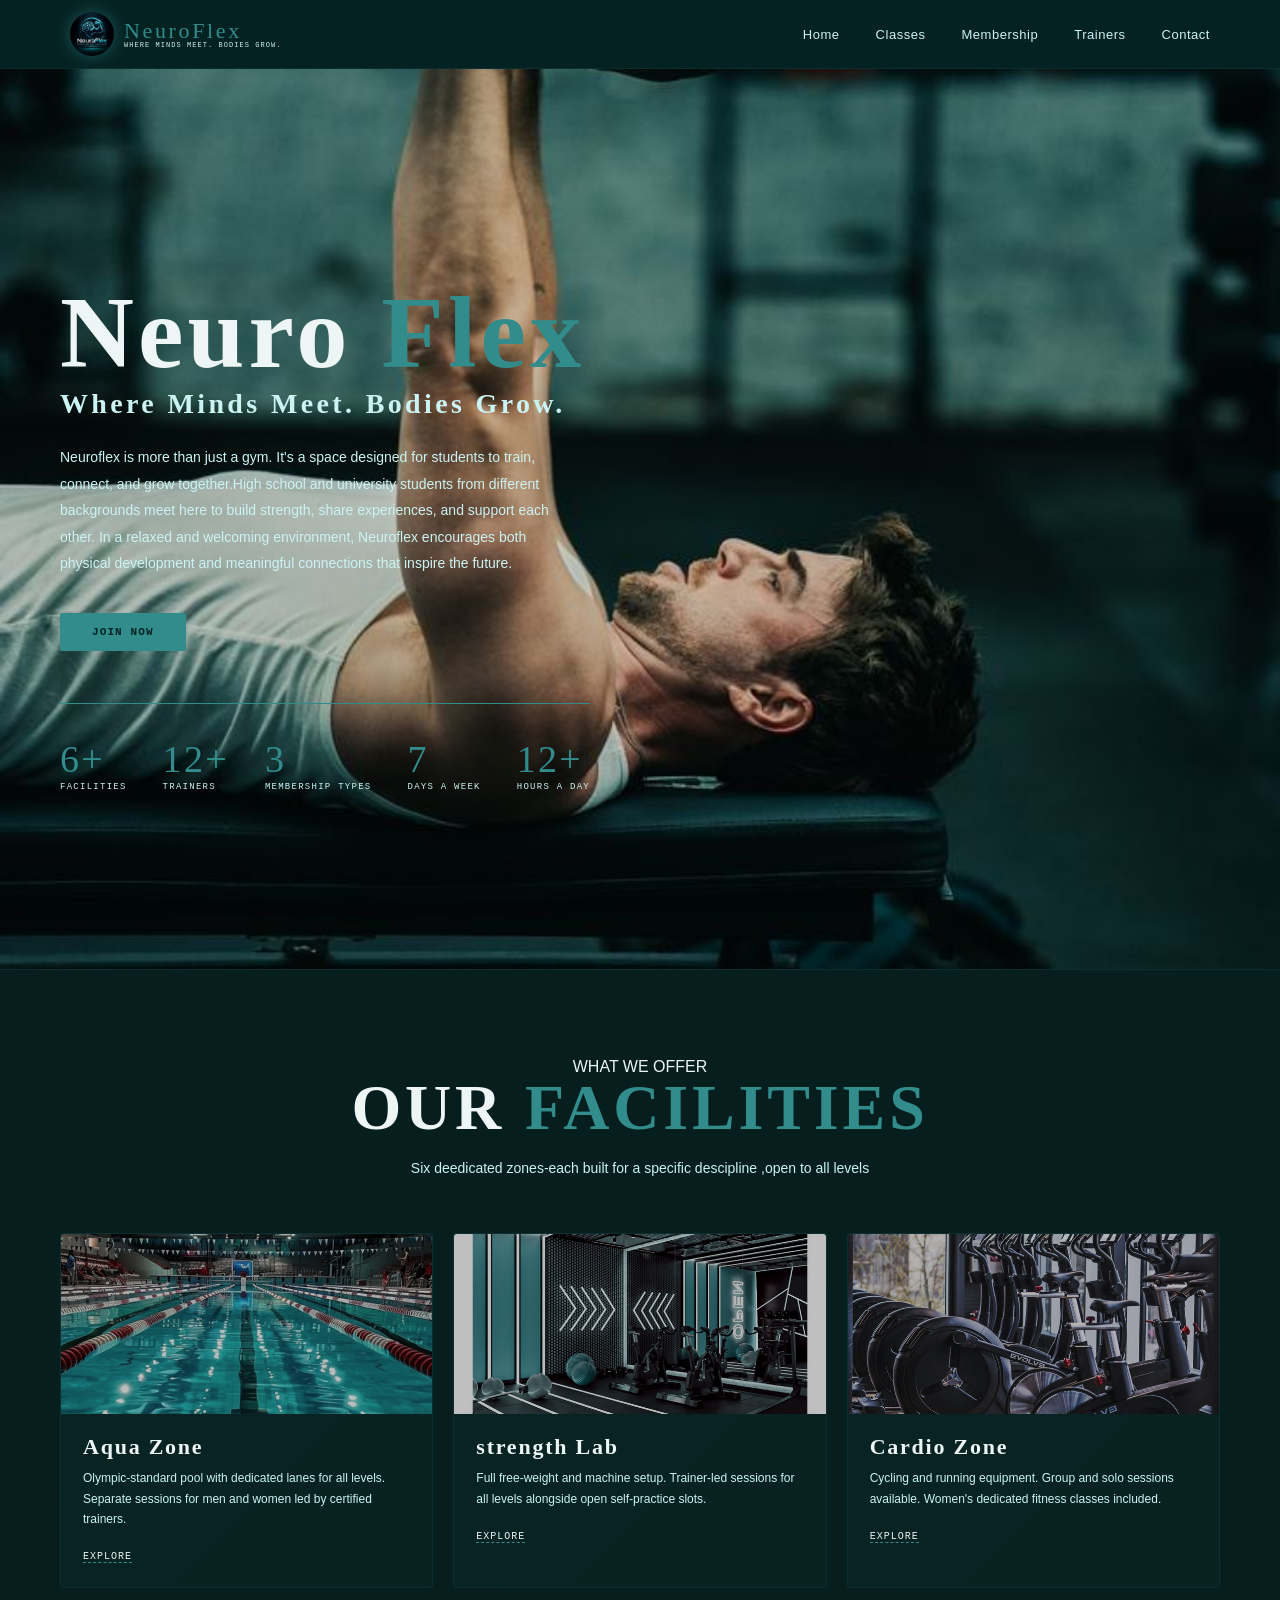
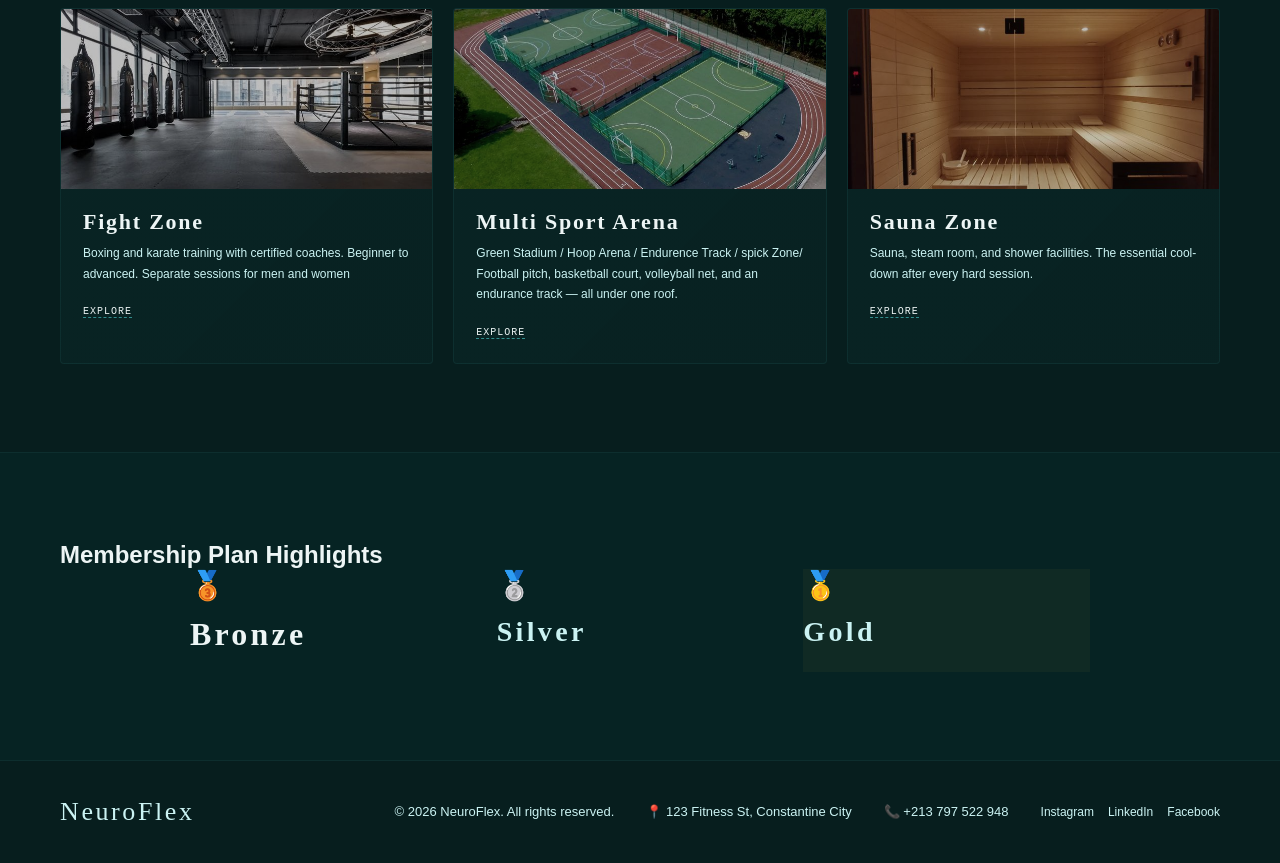
<file: index.html>
<!DOCTYPE html>
<html lang="en">
<head>
    <meta charset="UTF-8">
    <meta name="viewport" content="width=device-width, initial-scale=1.0">
    <title>NeuroFlex</title>
    <link rel="stylesheet" href="test.css">
</head>
<body>
    <header>
<nav>
        <ul> <li class="nav-logo">
            <a href="index.html" class="nav-logo">
            <img src="logo.jpg" alt="NeuroFlex">
        <div>
            <div class="nav-logo-text">NeuroFlex</div> 
            <div class="nav-logo-NF">Where Minds Meet. Bodies Grow. </div>
        </div>
    </a>
</li> 
            <li ><a href="index.html">Home</a></li>
            <li><a href="classes.html">Classes</a></li>
            <li><a href="membership.html">Membership</a></li>
            <li><a href="trainers.html">Trainers</a></li>
            <li><a href="contact.html">Contact</a></li>
        </ul>
    </nav>
     </header>
     <main>
    <section id="hero"> 
        <div class="hero-bg"></div>
        <div class="hero-inner">
        <h1>Neuro 
            <em>Flex</em>
        </h1>
        <h3>Where Minds Meet. Bodies Grow.</h3>
         <article > Neuroflex is more than just a gym. It's a space designed for students to train, connect, and grow together.High school and university students from different backgrounds meet here to build strength, share experiences, and support each other.
In a relaxed and welcoming environment, Neuroflex encourages both physical development and meaningful connections that inspire the future.</article>
   <div class="action"> 
    <a href="membership.html#register" class="btn">Join Now</a></div> 
 <div class="stat"> 
    <div> <div class="num">6+</div><div class="type">FACILITIES</div></div> 
    <div> <div class="num">12+</div><div class="type">Trainers</div></div> 
    <div> <div class="num">3</div><div class="type">Membership TYPES</div></div> 
    <div> <div class="num">7</div><div class="type">DAYS A WEEK</div></div> 
    <div> <div class="num">12+</div><div class="type">HOURS A DAY</div></div>
 </div>  
 </div>
</section> 


    <section id="showcating"> 
        <div class="section-header">
            <span class="section-eyebrow">WHAT WE OFFER</span>
        <h2 class="section-title">OUR <span>FACILITIES</span> </h2> 
    <p class="section-desc">Six deedicated zones-each built for a specific descipline ,open to all levels </p>
</div>  





<!--PLEASE DO NOT TOUCH THIS IT'S DONE -->
<div class="All">  



    <ul class="box">   
    <li><img src="pool.jfif" alt="pool" class="img"></li>    
        <li class="content"> 
        
        <h3>Aqua Zone</h3> 
            <p>Olympic-standard pool with dedicated lanes for all levels. 
        Separate sessions for men and women led by certified trainers.</p>
        <a href="classes.html#aqua" class="anchor">Explore </a> 
            </li> </ul>

        
          
 
    
        <ul class="box">  
            <li><img src="musc.jfif" alt="strength" class="img"></li>
            <li class="content">
                
        <h3>strength Lab</h3>
        <p>Full free-weight and machine setup. 
        Trainer-led sessions for all levels alongside open self-practice slots.</p>
        <a href="classes.html#strength" class="anchor">Explore</a>
        </li></ul> 



    <ul class="box"> 
        <li><img src="cardio.jfif" alt="Cardio" class="img"> </li>
    <li class="content"> 
      
        <h3>Cardio Zone</h3>
        <p>Cycling and running equipment. Group and solo sessions available. 
        Women's dedicated fitness classes included.</p>
        <a href="classes.html#cardio" class="anchor">Explore</a>
    </li></ul>

    <ul class="box">   
        <li><img src="fight.jfif" alt="Boxe" class="img"> </li>
         <li class="content"> 
           
        <h3>Fight Zone</h3>
        <p>Boxing and karate training with certified coaches. Beginner to advanced.
         Separate sessions for men and women</p>
        <a href="classes.html#fight" class="anchor">Explore </a>
        </li> </ul>

    <ul class="box">  
        <li> <img src="stadium.jfif" alt="stadium" class="img"> </li>
     <li class="content">  
        
         <h3>Multi Sport Arena</h3>
        <p>Green Stadium / Hoop Arena / Endurence Track / spick Zone/ 
        Football pitch, basketball court, volleyball net, and an endurance track — all under one roof.</p>
        <a href="classes.html#Multisport" class="anchor">Explore </a>
     </li> </ul>




    <ul class="box"> 
        <li><img src="sauna.jfif" alt="Sonna" class="img"></li>
    
<li class="content">
    <h3>Sauna Zone </h3>
        <p>Sauna, steam room, and shower facilities.
     The essential cool-down after every hard session.</p>
        <a href="classes.html#sonna" class="anchor">Explore </a>
</li> 
    </ul>
    </section>
 
<!--if u want u can do the rest from here -->





<section id="listing">
    <h2> Membership Plan Highlights </h2> 
    <div class="all-boxes">
    <div class="listing-box3 plan-bronze"> 
        <span class="plan-icon">🥉</span> 
        <h3 class="list-head">Bronze</h3> 
       
        
    </div>
    <div class="listing-box2 plan-silver"> 
        <span class="plan-icon">🥈</span> 
        <h3>Silver</h3>
    </div>
    <div class="listing-box1 plan-gold"> 
        <span class="plan-icon">🥇</span> 
        <h3>Gold</h3>
    </div> 
    </div> 
</section>
</main>
<footer>
<span class="footer-brand">NeuroFlex</span> 
<p>© 2026 NeuroFlex. All rights reserved.</p> 
<p>📍 123 Fitness St, Constantine City</p>
<p>📞 +213 797 522 948</p>
<div class="footer-links">
<a href="https://www.instagram.com/" target="_blank">Instagram</a>
<a href="https://www.linkedin.com/" target="_blank">LinkedIn</a>
<a href="https://www.facebook.com/" target="_blank">Facebook</a> 
</div> 
</footer>
</body>
</html>
</file>
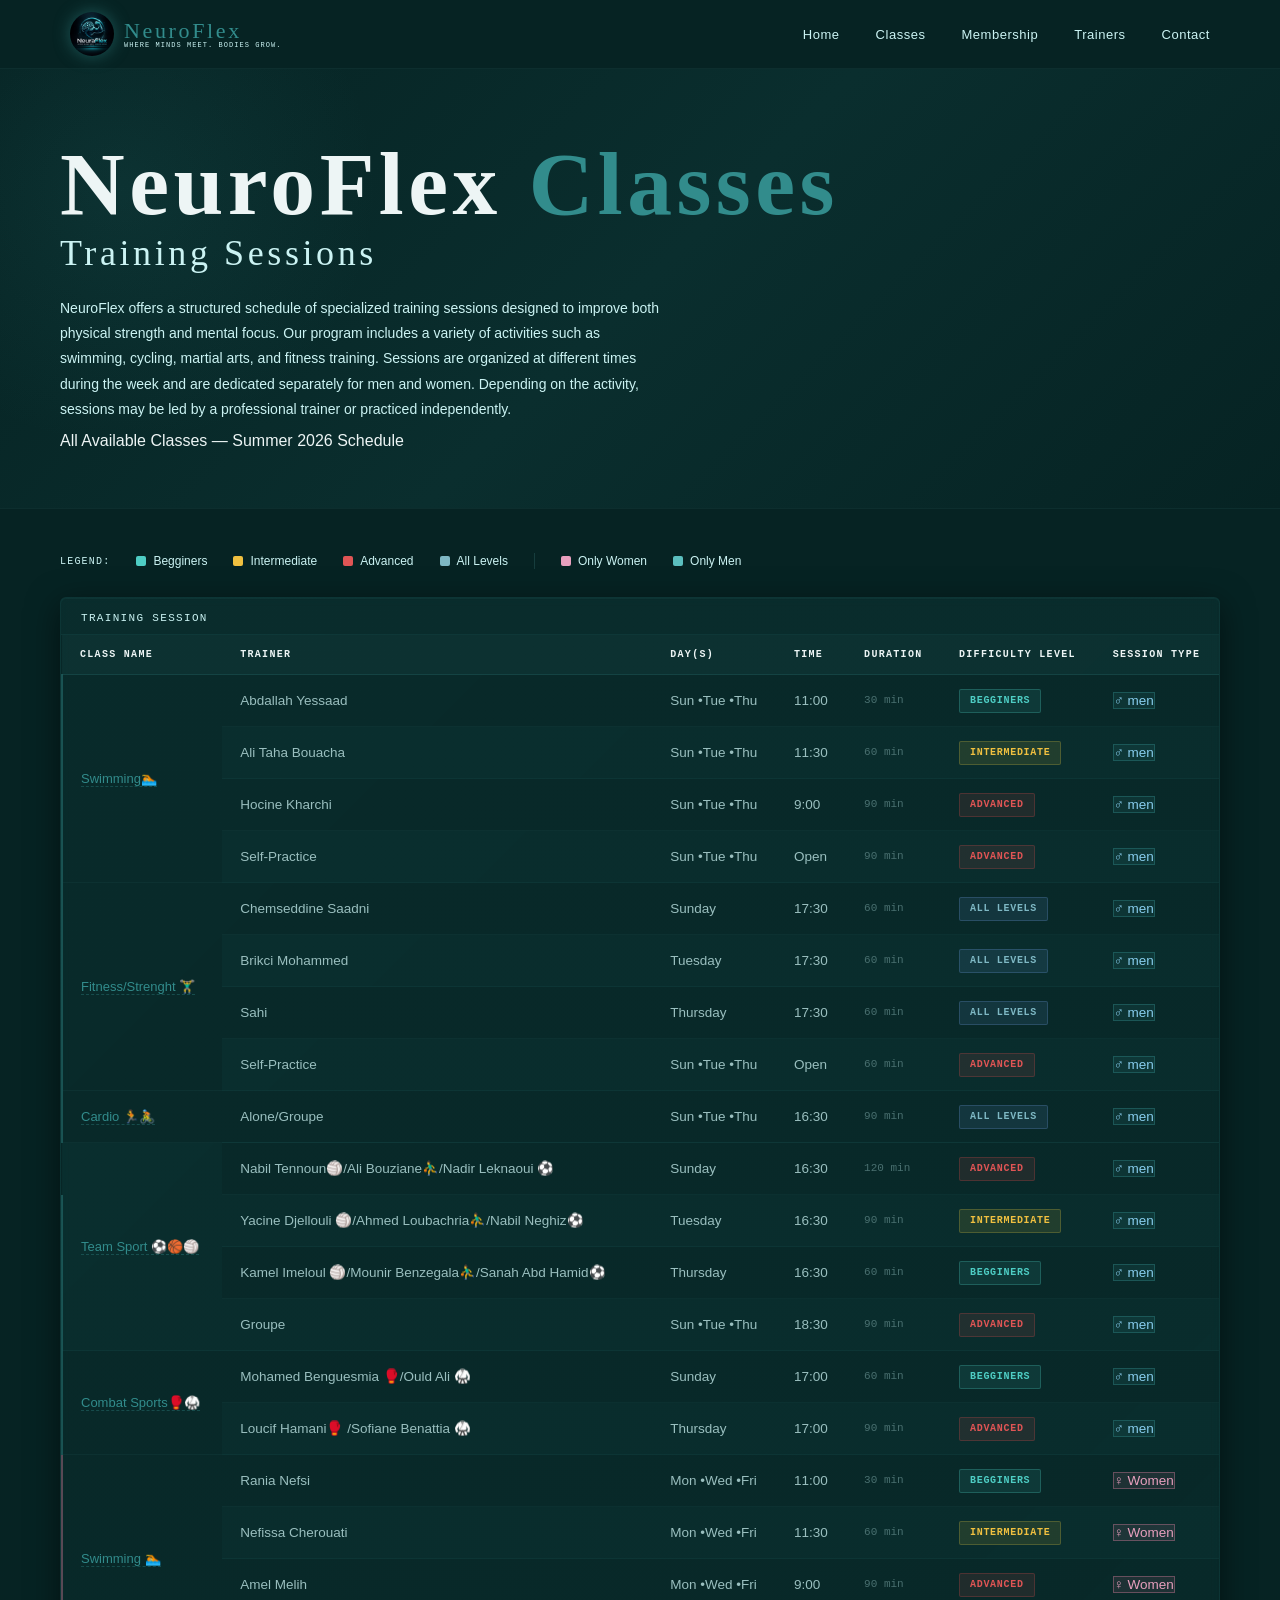
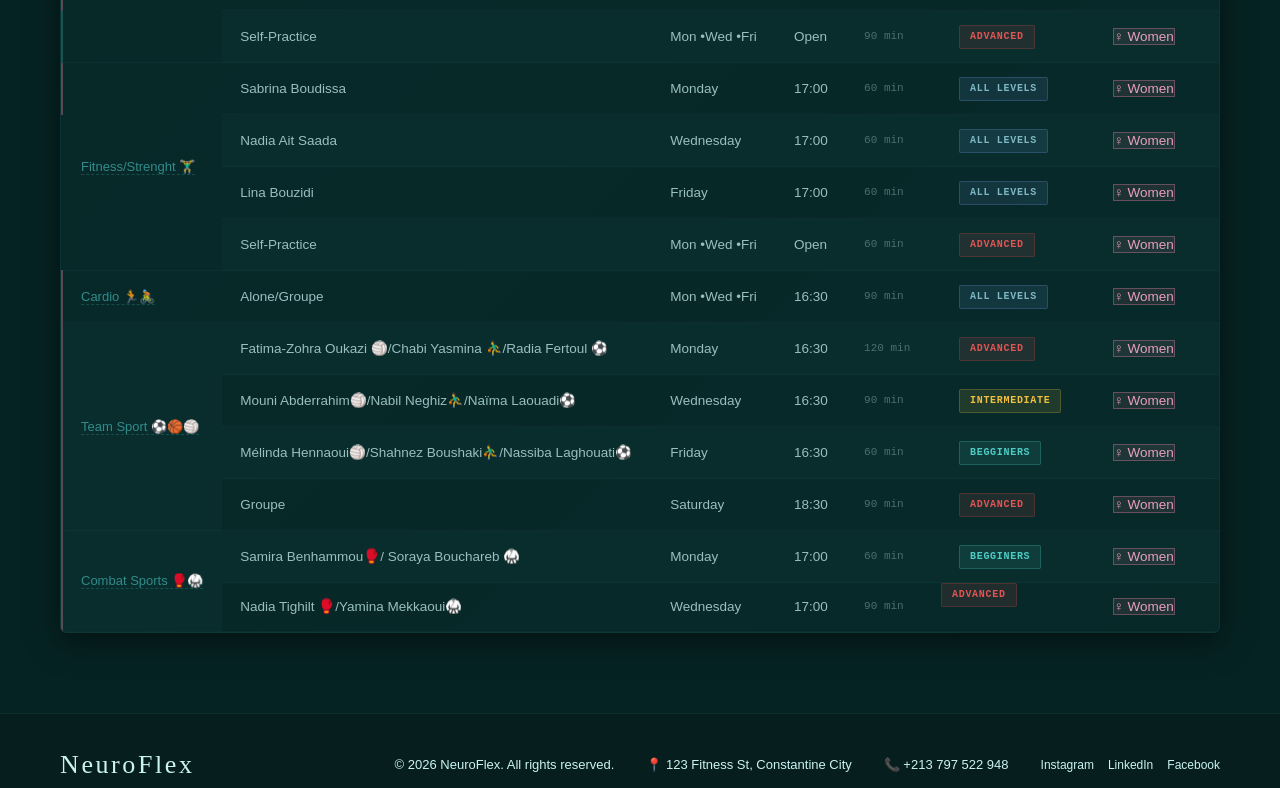
<file: classes.html>
<!DOCTYPE html>
<html lang="en">
<head>
    <meta charset="UTF-8">
    <meta name="viewport" content="width=device-width, initial-scale=1.0">
    <title>Classes</title> 
   <link rel="stylesheet" href="classes.css">
</head>
<body class="Classes">
    <nav>
        <ul> <li class="nav-logo"><a href="index.html" class="nav-logo">
            <img src="logo.jpg" alt="NeuroFlex">
        <div>
            <div class="nav-logo-text">NeuroFlex</div> 
            <div class="nav-logo-NF">Where Minds Meet. Bodies
                Grow.
            </div>
        </div>
    </a>
</li> 
            <li ><a href="index.html">Home</a></li>
            <li><a href="classes.html">Classes</a></li>
            <li><a href="membership.html">Membership</a></li>
            <li><a href="trainers.html">Trainers</a></li>
            <li><a href="contact.html">Contact</a></li>
        </ul>
    </nav> 
    <header>  
        <div class="header-inner">
        <h1> NeuroFlex <span>Classes</span> </h1>   
         <h2> Training Sessions</h2>
        <p class="header-desc"> 
           NeuroFlex offers a structured schedule of specialized training sessions designed 
to improve both physical strength and mental focus. Our program includes a variety 
of activities such as swimming, cycling, martial arts, and fitness training. 
Sessions are organized at different times during the week and are dedicated 
separately for men and women. Depending on the activity, sessions may be led by 
a professional trainer or practiced independently.
        </p> 
        <span class="season-tag"> All Available Classes — Summer  2026  Schedule </span>
     </div> 
    </header> 
    <main> 
        <div class="legend "> 
            <span class="legend-title">Legend:</span>
            <span class="legend-item"><span class="dot dot-beg"></span>Begginers</span>
            <span class="legend-item"><span class="dot dot-int"> </span>Intermediate</span>
            <span class="legend-item"><span class="dot dot-adv"></span>Advanced</span>
            <span class="legend-item"><span class="dot dot-all"></span>All Levels</span>
            <span class="sep"></span>
            <span class="legend-item"><span class="dot dot-w"></span>Only Women</span>
            <span class="legend-item"><span class="dot dot-m"></span>Only Men </span>
        </div>
        <section>  <div class="table-wrap"> 
            <table >  
                <caption>Training Session </caption>
                   <thead> 
                <tr>
                    <th> CLASS NAME </th> 
                    <th> Trainer  </th>
                    <th> Day(s) </th> 
                    <th> Time </th> 
                    <th> Duration </th> 
                    <th> Difficulty level </th> 
                    <th> Session Type </th>
                </tr>  </thead> 
                <tbody> 
                <tr class="row-m"> 
              <td rowspan="4"><a href="swimming.html"> Swimming🏊 </a></td>  
                     <td> Abdallah Yessaad </td> 
                     <td>Sun •Tue •Thu</td> 
                     <td class="time-cell"> 11:00  </td> 
                     <td class="dur"> 30  min </td> 
                     <td> <span class="lvl lvl-beg"> Begginers </span>  </td> 
                     <td> <span class="session-m">♂ men  </span></td> 
          </tr>  <tr class="row-m">
                     <td> Ali Taha Bouacha  </td> 
                     <td>Sun •Tue •Thu</td> 
                     <td class="time-cell"> 11:30  </td> 
                     <td class="dur"> 60 min </td> 
                     <td><span class="lvl lvl-int "> Intermediate </span>   </td> 
                     <td> <span class="session-m" >♂ men  </span> </td> 
          </tr>   
              <tr class="row-m">
                     <td> Hocine Kharchi  </td> 
                     <td> Sun •Tue •Thu </td> 
                     <td class="time-cell"> 9:00 </td> 
                     <td class="dur"> 90 min </td> 
                     <td> <span class="lvl lvl-adv"> Advanced </span>  </td> 
                     <td>  <span class="session-m">♂ men  </span></td> 
             </tr> 
             <tr class="row-m" >  
                     <td> Self-Practice </td> 
                     <td> Sun •Tue •Thu</td> 
                     <td class="time-cell" > Open</td> 
                     <td class="dur"> 90 min  </td> 
                     <td> <span class="lvl lvl-adv"> Advanced </span>  </td> 
                     <td> <span class="session-m">♂ men  </span> </td>        
             </tr> 
             <tr class="row-m"> 
                <td rowspan="4"> <a href="fit.html"> Fitness/Strenght 🏋️‍♂️</a></td> 
                <td> Chemseddine Saadni </td> 
                <td> Sunday</td> 
                <td class="time-cell"> 17:30 </td> 
                <td class="dur"> 60 min  </td> 
                <td> <span class="lvl lvl-all "> All Levels </span> </td> 
                <td> <span class="session-m">♂ men  </span> </td>
             </tr> 
             <tr class="row-m">   
                <td> Brikci Mohammed </td> 
                <td> Tuesday   </td> 
                <td class="time-cell"> 17:30 </td> 
                <td class="dur"> 60 min  </td> 
                <td> <span class="lvl lvl-all "> All Levels </span>  </td> 
                <td> <span class="session-m">♂ men  </span> </td> 
            </tr> 
              <tr class="row-m">  
                <td> Sahi  </td> 
                <td> Thursday </td> 
                <td class="time-cell"> 17:30 </td> 
                <td class="dur"> 60 min  </td> 
                <td> <span class="lvl lvl-all "> All Levels </span> </td> 
                <td> <span class="session-m">♂ men  </span> </td> 
            </tr>  
            <tr class="row-m"> 
                <td> Self-Practice </td>
                <td> Sun •Tue •Thu </td> 
                <td class="time-cell"> Open  </td> 
                <td class="dur"> 60 min </td> 
                <td><span class="lvl lvl-adv"> Advanced </span> </td> 
                <td>  <span class="session-m">♂ men  </span> </td> 
                 <tr class="row-m" > 
                   <td > <a href="Cardio.html">Cardio 🏃🚴</a> </td> 
                 <td>Alone/Groupe</td> 
                <td>Sun •Tue •Thu </td> 
                <td class="time-cell">16:30</td>
                <td class="dur">90 min </td> 
                <td> <span class="lvl lvl-all "> All Levels </span>  </td>
                <td><span class="session-m">♂ men  </span> </td> </tr>  
            </tr>   
             <tr class="row-m"> 
                    <td rowspan="5"> <a href="TeamSport.html">Team Sport ⚽🏀🏐</td>   
                    <tr>  <td>Nabil Tennoun🏐/Ali Bouziane⛹️‍♂️/Nadir Leknaoui ⚽ </td>
                    <td>Sunday </td> 
                    <td class="time-cell">16:30</td>  
                    <td class="dur">120 min </td>
                    <td><span class="lvl lvl-adv"> Advanced </span></td> 
                    <td> <span class="session-m">♂ men  </span>  </td>
                        
                    </tr>

                  <tr class="row-m">
                <td>Yacine Djellouli 🏐/Ahmed Loubachria⛹️‍♂️/Nabil Neghiz⚽</td>
                    <td> Tuesday </td> 
                    <td class="time-cell">16:30</td>  
                    <td class="dur"> 90 min  </td>
                    <td><span class="lvl lvl-int "> Intermediate </span> </td> 
                    <td><span class="session-m">♂ men  </span>  </td>
                </tr> 
                    <tr class="row-m">  
                    <td>Kamel Imeloul 🏐/Mounir Benzegala⛹️‍♂️/Sanah Abd Hamid⚽ </td>
                    <td> Thursday  </td> 
                    <td class="time-cell">16:30</td>  
                    <td class="dur">60 min  </td>
                    <td> <span class="lvl lvl-beg"> Begginers </span> </td> 
                    <td><span class="session-m">♂ men  </span> </td>
                </tr>
           </tr>  
            <tr class="row-m"> 
                 <td>Groupe </td>
                    <td> Sun •Tue •Thu  </td> 
                    <td class="time-cell">18:30</td>  
                    <td class="dur">90 min </td>
                    <td><span class="lvl lvl-adv"> Advanced </span></td> 
                    <td><span class="session-m">♂ men  </span>  </td>
                </tr>    
                  <tr class="row-m">
                <td rowspan="2"><a href="Combat.html">Combat Sports🥊🥋 </a></td>
                <td>Mohamed Benguesmia 🥊/Ould Ali 🥋</td>
                <td>Sunday</td> 
                <td class="time-cell">17:00</td>
                <td class="dur">60 min </td>
                <td> <span class="lvl lvl-beg"> Begginers </span></td>
                <td><span class="session-m">♂ men  </span> </td> </tr>
               <tr class="row-m">
                <td>Loucif Hamani🥊 /Sofiane Benattia 🥋</td>
                <td>Thursday</td> 
                <td class="time-cell">17:00</td>
                <td class="dur">90 min </td>
                <td><span class="lvl lvl-adv"> Advanced </span></td>
                <td><span class="session-m">♂ men  </span> </td> </tr>    
             <tr class="row-w" >  
                  <td rowspan="4"> <a href="swimming.html">Swimming 🏊</a> </td>  
                     <td> Rania Nefsi </td> 
                     <td> Mon •Wed •Fri </td> 
                     <td class="time-cell"> 11:00  </td> 
                     <td class="dur"> 30  min </td> 
                     <td> <span class="lvl lvl-beg"> Begginers </span>  </td>
                     <td> <span class="session-w">♀ Women</span>  </td> 
          </tr>  <tr class="row-w">
                     <td> Nefissa Cherouati </td> 
                     <td> Mon •Wed •Fri  </td>
                     <td class="time-cell"> 11:30 </td> 
                     <td class="dur"> 60 min </td> 
                     <td> <span class="lvl lvl-int "> Intermediate </span>   </td> 
                     <td><span class="session-w">♀ Women</span> </td> 
          </tr>   
              <tr class="row-w"> 
                     <td> Amel Melih  </td> 
                     <td>  Mon •Wed •Fri </td>
                     <td class="time-cell"> 9:00 </td> 
                     <td class="dur"> 90 min </td> 
                     <td> <span class="lvl lvl-adv"> Advanced </span>  </td> 
                     <td><span class="session-w">♀ Women</span></td> 
             </tr> 
             <tr class="row-m">   
                     <td> Self-Practice </td> 
                     <td>  Mon •Wed •Fri  </td>
                     <td class="time-cell"> Open </td> 
                     <td class="dur"> 90 min   </td> 
                     <td> <span class="lvl lvl-adv"> Advanced </span>   </td> 
                     <td><span class="session-w">♀ Women</span> </td>  
             </tr>   
             <tr class="row-w">
                <td rowspan="4"><a href="fit.html">Fitness/Strenght 🏋️‍♂️</a></td>  
                <td>Sabrina Boudissa</td>
                <td>Monday</td> 
                <td class="time-cell">17:00</td>
                <td class="dur">60 min </td> 
                <td><span class="lvl lvl-all">All Levels</span></td> 
                <td><span class="session-w">♀ Women</span></td>
             </tr>  
             <tr> 
                 <td>Nadia Ait Saada</td>
                <td>Wednesday</td> 
                <td class="time-cell">17:00</td>
                <td class="dur">60 min </td> 
                <td><span class="lvl lvl-all">All Levels</span></td> 
                <td><span class="session-w">♀ Women</span></td>
             </tr>  
              <tr> 
                 <td>Lina Bouzidi  </td>
                <td>Friday </td> 
                <td class="time-cell">17:00</td>
                <td class="dur">60 min </td> 
                <td><span class="lvl lvl-all">All Levels</span></td> 
                <td><span class="session-w">♀ Women</span></td>
             </tr>   
              <tr> 
                 <td>Self-Practice </td>
                <td>Mon •Wed •Fri </td> 
                <td class="time-cell">Open</td>
                <td class="dur">60 min </td> 
                <td><span class="lvl lvl-adv">Advanced</span></td> 
                <td><span class="session-w">♀ Women</span></td>
             </tr>  

             <tr class="row-w"> 
                <td ><a href="Cardio.html"> Cardio 🏃🚴</a> </td> 
                <td>Alone/Groupe</td> 
                <td> Mon •Wed  •Fri   </td>
                <td class="time-cell">16:30</td>
                <td class="dur">90 min </td> 
                <td> <span class="lvl lvl-all "> All Levels </span>  </td>
                <td><span class="session-w">♀ Women</span>   </td> 
             </tr> 
               
                    <tr class="row-w"> 
                         <td rowspan="4"> <a href="TeamSport.html">Team Sport ⚽🏀🏐</a></td>
                         <td>Fatima-Zohra Oukazi 🏐/Chabi Yasmina ⛹️‍♂️/Radia Fertoul ⚽</td>
                    <td> Monday </td> 
                    <td class="time-cell">16:30</td>  
                    <td class="dur">120 min </td>
                    <td><span class="lvl lvl-adv"> Advanced </span> </td> 
                    <td><span class="session-w">♀ Women</span>  </td>
                        
                    </tr>

                  <tr class="row-w"> 
                <td>Mouni Abderrahim🏐/Nabil Neghiz⛹️‍♂️/Naïma Laouadi⚽</td>
                    <td> Wednesday</td>
                    <td class="time-cell">16:30</td>  
                    <td class="dur">90 min </td>
                    <td><span class="lvl lvl-int "> Intermediate </span> </td> 
                    <td><span class="session-w">♀ Women</span>   </td>
                </tr> 
                    <tr class="row-w" >  
                    <td>Mélinda Hennaoui🏐/Shahnez Boushaki⛹️‍♂️/Nassiba Laghouati⚽</td>
                    <td>Friday </td> 
                    <td class="time-cell">16:30</td>  
                    <td class="dur">60 min  </td>
                    <td> <span class="lvl lvl-beg"> Begginers </span> </td> 
                    <td><span class="session-w">♀ Women</span>  </td>
                </tr>
           </tr>   <tr class="row-w">  
            <td>Groupe </td>
                    <td>Saturday </td> 
                    <td class="time-cell">18:30</td>  
                    <td class="dur">90 min </td>
                    <td><span class="lvl lvl-adv"> Advanced </td> 
                    <td><span class="session-w">♀ Women</span>  </td>
                </tr>  
                  <tr class="row-w"> 
                    <td rowspan="2"><a href="Comabt.html">Combat Sports 🥊🥋</a></td>
                <td> Samira Benhammou🥊/ Soraya Bouchareb 🥋</td>
                <td>Monday </td> 
                <td class="time-cell">17:00</td>
                <td class="dur">60 min </td>
                <td ><span class="lvl lvl-beg"> Begginers </span></td>
                <td><span class="session-w">♀ Women</span> </tr>
               <tr class="row-w ">
                <td>Nadia Tighilt  🥊/Yamina Mekkaoui🥋</td>
                <td>Wednesday </td> 
                <td class="time-cell">17:00</td>
                <td class="dur">90 min </td>
                <td class="lvl lvl-adv ">Advanced</td>
                <td><span class="session-w">♀ Women</span> </td> </tr> 
</tbody> 
</table> 
            </div>
        </section>
    </main>
<footer>
<span class="footer-brand">NeuroFlex</span> 
<p>© 2026 NeuroFlex. All rights reserved.</p> 
<p>📍 123 Fitness St, Constantine City</p>
<p>📞 +213 797 522 948</p>
<div class="footer-links">
<a href="https://www.instagram.com/" target="_blank">Instagram</a>
<a href="https://www.linkedin.com/" target="_blank">LinkedIn</a>
<a href="https://www.facebook.com/" target="_blank">Facebook</a> 
</div> 
</footer>
</body>
</html>
</file>
<file: test.css>
:root{
--black:        #062323;
--teal:         #328C8C;
--teal-mid:     #2F8887;
--teal-dark:    #1B5656;
--teal-deeper:  #226867;
--teal-glow:    rgba(50,140,140,.14);
--white:        #EDF5F5;
--grey:         #071e1e;
--grey2:        #0d2e2e;
--grey3:        #163d3d;
--muted:        #cbf3f3;
}

*, *::before,*::after { box-sizing: border-box; margin: 0; padding: 0; }
html { scroll-behavior: smooth; }
body {
  background: var(--black);
  color: var(--white);
  font-family: 'DM Sans', sans-serif;
  min-height: 100vh;
}

/* ── NAV ── */
nav {
  position: sticky; top: 0; z-index: 100;
  background: rgba(6,35,35,.96);
  backdrop-filter: blur(14px);
  border-bottom: 1px solid var(--grey2);
  padding: 0 52px;
}
nav ul {
  display: flex; align-items: center; gap: 0;
  list-style: none; height: 68px;
}
.nav-logo {
  margin-right: auto;
  display: flex; align-items: center; gap: 10px;
  text-decoration: none;
}
.nav-logo img {
  height: 44px; width: 44px;
  object-fit: contain; border-radius: 50%;
  filter: drop-shadow(0 0 8px rgba(50,140,140,.5));
}
.nav-logo-text {
  font-family: 'Bebas Neue', cursive;
  font-size: 22px; letter-spacing: .12em;
  color: var(--teal); line-height: 1;
}
.nav-logo-NF {
  font-family: 'Space Mono', monospace;
  font-size: 7px; letter-spacing: .15em;
  color: var(--muted); text-transform: uppercase; line-height: 1;
}
nav ul li a {
  display: block; padding: 8px 18px;
  font-size: 13px; font-weight: 500; letter-spacing: .04em;
  color: var(--muted); text-decoration: none; border-radius: 3px;
  transition: color .2s, background .2s;
}
nav ul li a:hover, nav ul li a[aria-current] {
  color: var(--muted); background: var(--teal-glow);
}

/* ── HERO ── */
#hero {
  position: relative;
  min-height: 100vh;
  display: flex; align-items: center;
  padding: 120px 60px 80px;
  overflow: hidden;
  background: linear-gradient(135deg, #062323 0%, #0a2e2e 60%, #062323 100%);
}
#hero::before {
  content: '';
  position: absolute; inset: 0;
  background:
    radial-gradient(ellipse 60% 60% at 80% 50%, rgba(50,140,140,.13) 0%, transparent 70%),
    radial-gradient(ellipse 40% 40% at 10% 80%, rgba(27,86,86,.18) 0%, transparent 60%);
  pointer-events: none;
}

.hero-inner {
  position: relative; z-index: 1;
  max-width: 620px;
}   
.hero-bg{
  position: absolute;inset: 0px;;  
  background-image:url(home.jfif); 
background-repeat: no-repeat;
 background-size: cover;
  background-position: center;
}




#hero h1 {
  font-family: 'Bebas Neue', cursive;
  font-size: clamp(58px, 8vw, 110px);
  letter-spacing: .04em; line-height: .92;
  color: var(--white); margin-bottom: 8px;
}
#hero h1 em {
  color: var(--teal); font-style: normal;
}
h3 {
  font-family: 'Bebas Neue', cursive;
  font-size: clamp(18px, 2.5vw, 28px);
  letter-spacing: .12em; color: var(--muted);
  margin-bottom: 24px;
}
article {
  font-size: 14px; color: var(--muted);
  line-height: 1.9; max-width: 500px;
  font-weight: 300; margin-bottom: 36px;
}
.action {
  display: flex; gap: 14px; flex-wrap: wrap; align-items: center;
}
.btn {
  display: inline-block;
  padding: 13px 32px;
  background: var(--teal);
  color: var(--black);
  font-family: 'Space Mono', monospace;
  font-size: 11px; font-weight: 700;
  letter-spacing: .1em; text-transform: uppercase;
  text-decoration: none; border-radius: 2px;
  transition: background .2s, transform .15s;
}
.btn :hover { background: var(--teal-mid); transform: translateY(-1px); }
.btn-ghost:hover{
  display: inline-block;
  padding: 12px 28px;
  border: 1px solid rgba(50,140,140,.35);
  color: var(--teal);
  font-family: 'Space Mono', monospace;
  font-size: 11px; letter-spacing: .1em; text-transform: uppercase;
  text-decoration: none; border-radius: 2px;
  transition: background .2s, border-color .2s;
}
.btn-ghost:hover { background: var(--teal-glow); border-color: var(--teal); }
.stat {
  display: flex; gap: 36px; margin-top: 52px;
  padding-top: 36px;
  border-top: 1px solid var(--teal); 

} 

.num {
  font-family: 'Bebas Neue', cursive;
  font-size: 38px; letter-spacing: .06em;
  color: var(--teal); line-height: 1;
}
.type {
  font-family: 'Space Mono', monospace;
  font-size: 9px; letter-spacing: .14em;
  text-transform: uppercase; color: var(--muted);
  margin-top: 4px;
}

/* ── SECTION SHARED ── */
section { padding: 88px 60px; }
.section-header {
  text-align: center; margin-bottom: 52px;
}
.section-label {
  font-family: 'Space Mono', monospace;
  font-size: 10px; letter-spacing: .18em;
  text-transform: uppercase; color: var(--teal);
  margin-bottom: 12px; display: block;
}
.section-title {
  font-family: 'Bebas Neue', cursive;
  font-size: clamp(36px, 5vw, 64px);
  letter-spacing: .06em; color: var(--white);
  line-height: 1;
}
.section-title span { color: var(--teal); }
.section-desc {
  font-size: 14px; color: var(--muted);
  max-width: 500px; margin: 16px auto 0;
  line-height: 1.8; font-weight: 300;
}

/* ── FACILITIES ── */
#showcating {
  background: var(--grey);
  border-top: 1px solid var(--grey2);
  border-bottom: 1px solid var(--grey2);
}
.All{
  display: grid;
  grid-template-columns: repeat(auto-fit, minmax(280px, 1fr));
  gap: 20px;
}
.box {
  position: relative;
  background: linear-gradient(135deg, rgba(50,140,140,.05) 0%, rgba(27,86,86,.08) 100%);
  border: 1px solid rgba(50,140,140,.12);
  border-radius: 4px; overflow: hidden;
  transition: border-color .25s, transform .25s, box-shadow .25s;
}
.box:hover {
  border-color: rgba(50,140,140,.32);
  transform: translateY(-3px);
  box-shadow: 0 12px 40px rgba(0,0,0,.4);
}
.img {
  width: 100%; height: 180px;
  object-fit: cover; display: block;
  filter: brightness(.75) saturate(.8);
  transition: filter .3s;
}
.box:hover .img {
  filter: brightness(.9) saturate(1);
}
.content {
  padding: 20px 22px 24px;
}

.box h3 {
  font-family: 'Bebas Neue', cursive;
  font-size: 22px; letter-spacing: .08em;
  color: var(--white); margin-bottom: 8px;
}
.box p {
  font-size: 12px; color: var(--muted);
  line-height: 1.7; margin-bottom: 16px;
  font-weight: 300;
}
.anchor {
  font-family: 'Space Mono', monospace;
  font-size: 10px; letter-spacing: .1em;
  text-transform: uppercase; color: var(--teal);
  text-decoration: none;
  border-bottom: 1px dashed rgba(50,140,140,.35);
  transition: border-color .2s;
}
.anchor { border-color: var(--teal); color: var(--white); }

/* ── MEMBERSHIP ── */
#listing {
  background: var(--black);
}
.all-boxes{
  display: grid;
  grid-template-columns: repeat(auto-fit, minmax(240px, 1fr));
  gap: 20px; max-width: 900px; margin: 0 auto;
}
.listing-boxes3 {
  border-radius: 4px; padding: 36px 28px;
  border: 1px solid var(--grey3);
  background: rgba(50,140,140,.03);
  position: relative; overflow: hidden;
  transition: border-color .25s, transform .25s;
}
.listing-boxes3:hover { transform: translateY(-4px); }
.listing-boxes3::before {
  content: '';
  position: absolute; top: 0; left: 0; right: 0;
  height: 3px;
}
.plan-bronze::before { background: linear-gradient(90deg, #cd7f32, #e8a870); }
.plan-bronze:hover { border-color: #cd7f32; box-shadow: 0 12px 40px rgba(205,127,50,.12); }
.plan-silver::before { background: linear-gradient(90deg, #8a9ba8, #c0c0c0); }
.plan-silver:hover { border-color: #a0b0bc; box-shadow: 0 12px 40px rgba(192,192,192,.10); }
.plan-gold {
  border-color: rgba(240,192,64,.25);
  background: rgba(240,192,64,.04);
}
.plan-gold::before { background: linear-gradient(90deg, #c8a000, #f0c040, #c8a000); }
.plan-gold:hover { border-color: rgba(240,192,64,.5); box-shadow: 0 12px 40px rgba(240,192,64,.12); }
.plan-icon { font-size: 28px; margin-bottom: 14px; display: block; }
.list-head {
  font-family: 'Bebas Neue', cursive;
  font-size: 32px; letter-spacing: .1em;
  color: var(--white); margin-bottom: 6px;
}
.plan-bronze list-head { color: #cd7f32; }
.plan-silver list-head{ color: #c0c0c0; }
.plan-gold  list-head{ color: #f0c040; }


.plan-bronze .plan-features li::before { color: #cd7f32; }
.plan-silver .plan-features li::before { color: #c0c0c0; }
.plan-gold   .plan-features li::before { color: #f0c040; }
.plan-cta {
  display: block; text-align: center;
  padding: 11px 0;
  font-family: 'Space Mono', monospace;
  font-size: 10px; letter-spacing: .1em; text-transform: uppercase;
  text-decoration: none; border-radius: 2px;
  transition: background .2s, transform .15s;
}
.plan-bronze .plan-cta { background: rgba(205,127,50,.15); color: #cd7f32; border: 1px solid rgba(205,127,50,.3); }
.plan-bronze .plan-cta:hover { background: rgba(205,127,50,.28); }
.plan-silver .plan-cta { background: rgba(192,192,192,.12); color: #c0c0c0; border: 1px solid rgba(192,192,192,.25); }
.plan-silver .plan-cta:hover { background: rgba(192,192,192,.22); }
.plan-gold   .plan-cta { background: rgba(240,192,64,.18); color: #f0c040; border: 1px solid rgba(240,192,64,.35); }
.plan-gold   .plan-cta:hover { background: rgba(240,192,64,.3); }

/* ── FOOTER ── */

footer {
  background: var(--grey); border-top: 1px solid var(--grey2);
  padding: 36px 60px; display: flex;
  align-items: center; gap: 32px; 
}
.footer-brand {
  font-family: 'Bebas Neue', cursive; font-size: 26px;
  color: var(--muted); letter-spacing: .1em; margin-right: auto;
}
footer p { font-size: 13px; color: var(--muted); }
.footer-links { display: flex; gap: 14px; }
footer a { font-size: 12px; color: var(--muted);  font-weight: 500 ; text-decoration: none; }
footer a:hover { color: var(--muted); border-bottom: solid 1px wheat; }
  
@media (max-width: 768px) {
  nav, section, footer { padding-left: 20px; padding-right: 20px; }
  #hero { padding: 100px 20px 60px; }
  #hero h1 { font-size: 52px; }
  .hero-stats { gap: 20px; flex-wrap: wrap; }
  .facilities-grid { grid-template-columns: 1fr; }
  .plans-grid { grid-template-columns: 1fr; }
}
</file>
<file: classes.css>
:root{
--black:        #062323;
--teal:         #328C8C;
--teal-mid:     #2F8887;
--teal-dark:    #1B5656;
--teal-deeper:  #226867;
--teal-glow:    rgba(50,140,140,.14);
--white:        #EDF5F5;
--grey:         #071e1e;
--grey2:        #0d2e2e;
--grey3:        #163d3d;
--muted:        #cbf3f3;
--beginner:     #4ecdc4;
--inter:        #f0c040;
--advanced:     #e05555;
--all:          #7eb8c4;
--women-bg:     rgba(220,130,160,.10);
--women-border: rgba(220,130,160,.38);
--women-text:   #e8a0be;
--men-bg:       rgba(50,140,140,.12);
--men-border:   rgba(50,140,140,.38);
--men-text:     #5bbfbf;
}  
*,*::before,*::after{box-sizing: border-box;
margin: 0;padding:0;} 
html{scroll-behavior: smooth ;}
body {
  background: var(--black);
  color: var(--white);
  font-family: 'DM Sans', sans-serif;
  min-height: 100vh;
}


nav{
    position: sticky;top: 0;z-index: 100;
    background: #062323;
    backdrop-filter: blur(14px); 
    border-bottom: 1px solid var(--grey2);
    padding: 0 52px;
}
nav ul{ 
    display: flex;align-items: center;gap:0;list-style: none;
    height: 68px;
} 
.nav-logo{ 
    margin-right: auto;
    display: flex ;align-items: center;gap: 10px ;
    text-decoration: none ;
}  
.nav-logo img { 
    height: 44px;width: 44px;
    object-fit: contain;border-radius : 50%;
    filter: drop-shadow(0 0 8px rgba(50,140,140,.5));
} 
.nav-logo-text{
    font-family: 'Bebas Neue',cursive;
    font-size: 22px;letter-spacing: .12em ;
    color: var(--teal);
    line-height: 1 ;
} 
.nav-logo-NF{ 
    font-family: 'Space Mono',monospace;
    font-size: 7px;letter-spacing: .15em;
    color: var(--muted);text-transform: uppercase;
    line-height: 1;
}
nav ul li a { 
    display: block ;padding: 8px 18px;
    font-size: 13px; font-weight: 500; letter-spacing: .04em;
    color: var(--muted);text-decoration: none;border-radius: 3px;  
}   
nav ul li a:hover,nav ul li a[aria-current]{
    color: var(--muted); background: var(--teal-glow);   
} 




header{ 
    position: relative;
    padding: 72px 60px 58px;
    border-bottom: 1px solid var(--grey2) ;
    overflow: hidden;
   background: linear-gradient(135deg, #062323 0%, #0a2e2e 50%, #062323 100%);}
    header::before{
        content: '';
        position: absolute;top: -140px;left: -140px;
        width: 520px;height: 520px ;
   background: radial-gradient(circle, rgba(50,140,140,.12) 0%, transparent 70%);
        pointer-events: none;
    } 
    .header-inner{position:relative;z-index: 1; } 
    h1{
        font-family: 'Bebas Neue' , cursive;
        font-size: clamp(52px,7vw,96px);
        letter-spacing: .05em;line-height: .95;
        color: var(--white);margin-bottom: 6px;
    } 
   h1 span { color: var(--teal); }
    h2{ 
        font-family: 'Bebas Neue' , cursive; 
        font-size: clamp(20px,3vw,36px);
        letter-spacing: .1em;color: var(--muted);
        font-weight: 400;margin-bottom: 22px;
    } 
    .header-desc{
        font-size: 14px;color: var(--muted);
        line-height: 1.8;max-width: 600px;
        font-weight: 300;margin-bottom: 10px ;
    } 
    .tag{
        display: inline-block; 
        font-family: 'Space Mono',monospace; 
        font-size: 11px; color: var(--teal);border: 1px solid var(--teal-dark); 
        padding: 4px 12px ; border-radius: 2px;margin-top: 8px; 
        letter-spacing: .08em ;
    }  
    


    main{ padding: 44px 60px 80px ;} 
    



    .legend{
        display: flex ;gap: 26px;flex-wrap: wrap;
        margin-bottom: 28px;align-items: center ;
    } 
    .legend-title{ 
        font-family: 'Space Mono',monospace;
        font-size: 10px; color: var(--muted); text-transform: uppercase;
        letter-spacing: .12em ;
    } 
    .legend-item{ 
        display: flex;align-items: center;gap: 7px;
        font-size: 12px;color: var(--muted);
    } 
    .dot{
        width:10px;height: 10px;border-radius:2px;
        flex-shrink:0; }
        .dot-beg{background: var(--beginner);}
        .dot-int{background: var(--inter);} 
        .dot-adv{background: var(--advanced);}
        .dot-all{background: var(--all);}
        .dot-w{background: var(--women-text);}
        .dot-m{background: var(--men-text);}
        .sep {width: 1px; height: 16px; background: var(--grey3);}
    
   


    .table-wrap{
        width: 100% ;overflow: auto;
        border-radius: 6px;
       background: linear-gradient(135deg, rgba(50,140,140,.05) 0%,
        rgba(27,86,86,.08) 50%, rgba(50,140,140,.04) 100%);
       border: 1px solid rgba(50,140,140,.15); 
       box-shadow: 0 8px 32px rgba(0,0,0,.5), inset 0 1px 0 rgba(50,140,140,.10); 
        backdrop-filter: blur(4px);
    } 
  table{ 
    width:100%;border-collapse: collapse;font-size: 13.5px;
  } 
  caption{ 
    font-family: 'Space Mono',monospace;font-size: 11px;
    letter-spacing: .12em;text-transform: uppercase;
    color: var(--muted);text-align: left ;
    padding: 14px 20px 10px;
    border-bottom: 1px solid rgba(50,140,140,.12);
    background: rgba(50,140,140,.04);
  } 
  thead tr{
background: rgba(50,140,140,.10);
border-bottom: 1px solid rgba(50,140,140,.2);
  }
  th{
    font-family:'Space Mono',monospace ;font-size: 10px; 
    text-transform: uppercase; letter-spacing: .13em;
    color: var(--white);padding: 14px 18px;
    text-align: left ;white-space: nowrap ;
  } 
  tbody tr{
   border-bottom: 1px solid rgba(50,140,140,.08); 
  }
  tbody tr:nth-child(even){
    background: rgba(50,140,140,.055); 
  }
    tbody tr:nth-child(odd){
   background: rgba(50,140,140,.025); 
  }
  tbody tr:hover{
    background: rgba(50,140,140,.12) ;
  } 
  tbody tr:hover { background: rgba(50,140,140,.12) }
  td{
    padding: 13px 18px ;vertical-align: middle;
    color: #9abfbf ;line-height: 1.6;
  } 
  td a { 
    color: var(--teal);text-decoration: none;
    font-weight: 500;font-size: 13px;
   border-bottom: 1px dashed rgba(50,140,140,.35);
    transition: border-color .2s ,color .2s ; 
  }
td a:hover{border-color: var(--teal);color: #fff;
}
.lvl{
    display: inline-block;padding: 3px 10px ;border-radius:2px ; 
    font-family: 'Space Mono',monospace;font-size: 10px;
    letter-spacing: .07em;text-transform: uppercase;font-weight: 700;
} 
.lvl-beg{background: rgba(78,205,196,.10);color: var(--beginner); 
    border: 1px solid rgba(78,205,196,.25);
} 
.lvl-int{background: rgba(255,215,64,.10) ;color: var(--inter); 
    border: 1px solid rgba(255, 215, 64,.2);
} 
.lvl-adv{background: rgba(255,82,82,.10) ;color: var(--advanced); 
    border: 1px solid rgba(255, 82, 82,.2);
}   
.lvl-all{background: rgba(130,177,255,.10) ;color: var(--all); 
    border: 1px solid rgba(130, 177, 255,.2);
}   
.session{ 
    display: inline-block;align-items: center;gap: 6px;
    padding: 4px 11px;border-radius: 2px;
    font-size: 11px;font-weight: 600;letter-spacing: .04em;white-space: nowrap;
}
.session-w{ background: var(--women-bg);border: 1px solid var(--women-border);
    color: var(--women-text);
} 
.session-m{ background: var(--men-bg);border: 1px solid var(--men-border);
    color:  #89CFF0;
}  
.row-w{ border-left: 2px solid rgba(220,130,160,.38);}
.row-m{ border-left: 2px solid rgba(50,140,140,.42);}
.time-cell{font-family: 'Space Mono' monospace;} 
.time-cell.open { color: var(--teal); font-style: italic; }
.dur { font-family: 'Space Mono', monospace; font-size: 11px; color: #4a7070;}
.self { font-style: italic; color: var(--muted); }  




footer {
  background: var(--grey); border-top: 1px solid var(--grey2);
  padding: 36px 60px; display: flex;
  align-items: center; gap: 32px; 
}
.footer-brand {
  font-family: 'Bebas Neue', cursive; font-size: 26px;
  color: var(--muted); letter-spacing: .1em; margin-right: auto;
}
footer p { font-size: 13px; color: var(--muted); }
.footer-links { display: flex; gap: 14px; }
.footer-links a { font-size: 12px; color: var(--muted);  font-weight: 500 ; text-decoration: none; }
.footer-links a:hover { color: var(--muted); border-bottom: solid 1px wheat; }
</file>
